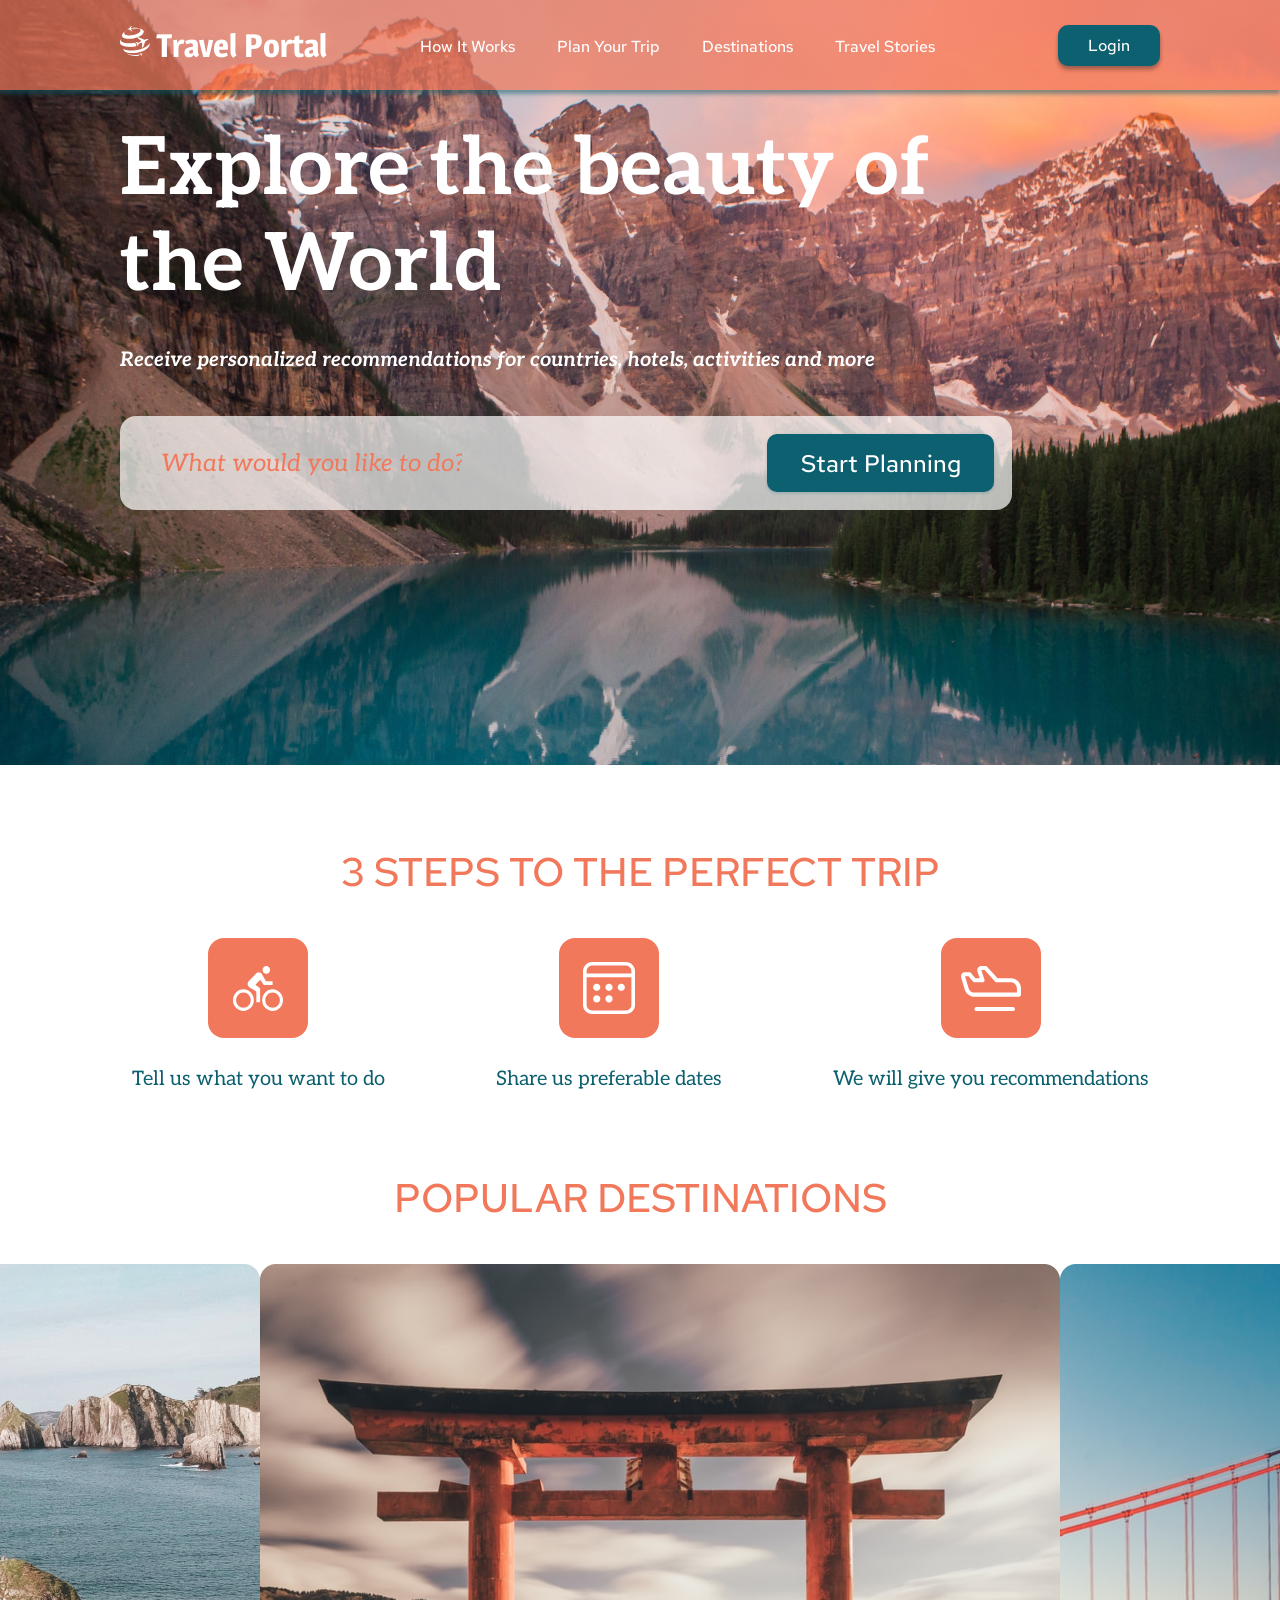
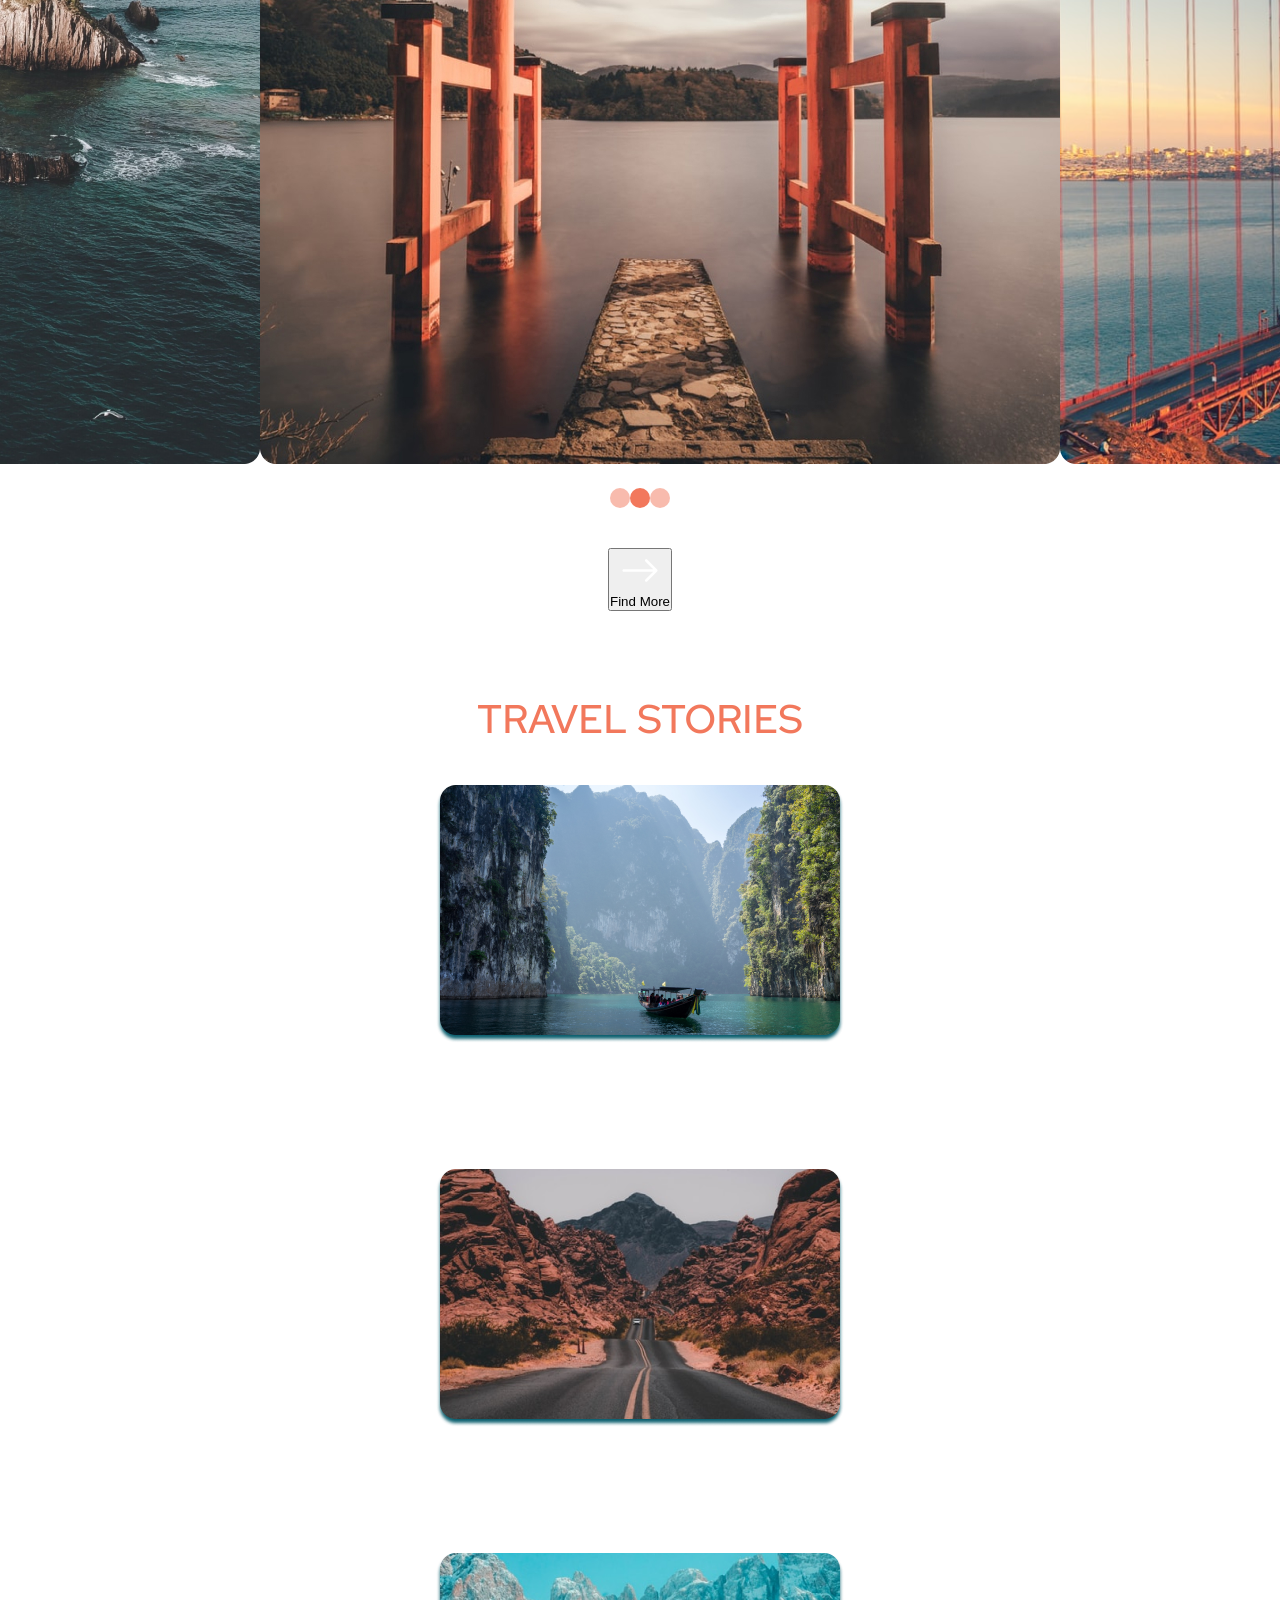
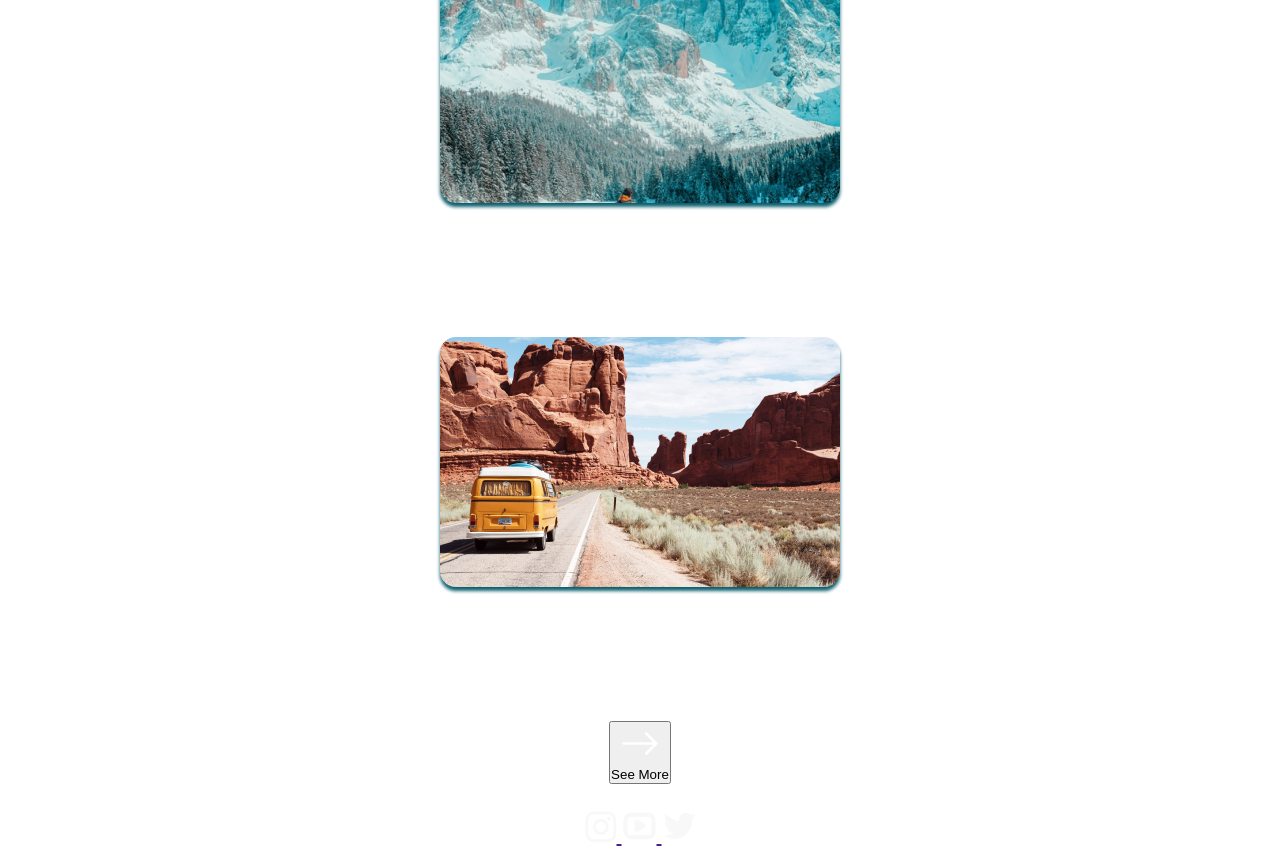
<file: travel/index.html>
<!DOCTYPE html>
<html lang="en">
<head>
    <meta charset="UTF-8">
    <meta http-equiv="X-UA-Compatible" content="IE=edge">
    <meta name="viewport" content="width=device-width, initial-scale=1.0">
    <link rel="stylesheet" href="style.css">
    <title>Document</title>
</head>
<body>
    <div class="wrapper">
        <header class="header">
            <div >
                <a href="#" class="logo" >
                    <img src="./img/Vector.svg" alt="logo">
                    <p class="logo__description">
                        Travel Portal
                    </p>
                </a>
            </div>
            <nav class="navigation">
                <ul class="navigation__content">
                    <li class="navigation__list"><a href="" class="navigation__item"> How It Works</a></li>
                    <li class="navigation__list"><a href="" class="navigation__item">Plan Your Trip</a></li>
                    <li class="navigation__list"><a href="" class="navigation__item">Destinations</a></li>
                    <li class="navigation__list"><a href="" class="navigation__item">Travel Stories</a></li>
                </ul>
            </nav>
            <button class="button"><span class="login">Login</span></button>
        </header>
        <main class="main">
            <Section class="plan__trip">
                <div class="plan">
                    <h1>
                        Explore the beauty of the World
                    </h1>
                    <p class="plan__description">
                        Receive personalized recommendations for countries, hotels, activities and more
                    </p>
                    <form action="" class="input__form">
                        <input type="text" class="input__field" placeholder="What would you like to do?">
                        <button class="button__main"><span class="start">Start Planning</span></button>
                    </form>
                </div>
            </Section>
            <section class="steps">
                <h2>
                    3 steps to the perfect trip
                </h2>
                <ul class="steps__item">
                    <li>
                        <img src="./img/velo.svg" alt="what you want" class="steps__icon">
                        <p class="steps__description">Tell us what you want to do</p>
                    </li>
                    <li>
                        <img src="./img/calendar.svg" alt="share date" class="steps__icon">
                        <p class="steps__description">Share us preferable dates </p>
                    </li>
                    <li>
                        <img src="./img/fly.svg" alt="recommendations" class="steps__icon">
                        <p class="steps__description">We will give you recommendations</p>
                    </li>
                </ul>
            </section>
            <section class="destinations">
                <h2>POPULAR DESTINATIONS</h2>
                <div class="destinations__wrap">
                    <div class="countries">
                        <img src="./img/spain.png" alt="spain">
                        <p>SPAIN</p>
                    </div>
                    <div class="countries">
                        <img src="./img/japan.jpg" alt="japan">
                        <p>JAPAN</p>
                    </div>
                    <div class="countries">
                        <img src="./img/usa.png" alt="usa">
                        <p>USA</p>
                    </div>  
                </div>
                <div class="slider">
                    <p class="slider__item1"></p>
                    <p class="slider__item"></p>
                    <p class="slider__item1"></p>
                </div>
                <button>
                    <img src="./img/arrow-right.svg" alt="arrow">
                    <p>Find More</p>
                </button>
            </section>
            <section>
                <h2>TRAVEL STORIES</h2>
                <div class="stories">
                    <div class="first">
                       <img src="./img/thailand.png" alt="thailand">
                        <h3>10 Photos of Attractive Thailand</h3>
                        <p>Lorem ipsum dolor sit amet, consectetur adipiscing elit, sed do eiusmod tempor incididunt ut labore 
                            et dolore magna aliqua. Ut enim ad minim veniam, quis nostrud exercitation ullamco laboris nisi ut aliquip ex ea commodo consequat. 
                            Duis aute irure dolor in reprehenderit in voluptate velit esse cillum dolore eu fugiat nulla pariatur. Excepteur sint occaecat cupidatat 
                            non proident, sunt in culpa qui officia deserunt mollit anim id est laborum.Lorem ipsum dolor sit amet, consectetur adipiscing elit...
                             Read More</p>
                    </div>
                    <div class="second">
                        <img src="./img/utah.png" alt="utah">
                        <h3>Canyonlands National Park, Utah</h3>
                        <p>Lorem ipsum dolor sit amet, consectetur adipiscing elit, sed do eiusmod tempor incididunt ut
                             labore et dolore magna aliqua. Ut enim ad minim veniam, quis nostrud exercitation ullamco
                              laboris nisi ut aliquip ex ea commodo consequat. Duis aute irure dolor in reprehenderit in
                               voluptate velit esse cillum dolore eu fugiat nulla pariatur. Excepteur sint occaecat cupidatat
                                non proident, sunt in culpa qui officia deserunt mollit anim id est laborum.Lorem ipsum dolor
                                 sit amet, consectetur adipiscing elit... Read More</p>
                    </div>
                    <div class="third">
                        <img src="./img/mountains.png" alt="mountains">
                        <h3>I left my heart in the Mountains!</h3>
                        <p>Lorem ipsum dolor sit amet, consectetur adipiscing elit, sed do eiusmod tempor incididunt ut labore et dolore magna 
                            aliqua. Ut enim ad minim veniam, quis nostrud exercitation ullamco laboris nisi ut aliquip ex ea commodo consequat.
                             Duis aute irure dolor in reprehenderit in voluptate velit esse cillum dolore eu fugiat nulla pariatur. Excepteur 
                             sint occaecat cupidatat non proident, sunt in culpa qui officia deserunt mollit anim id est laborum.Lorem ipsum 
                             dolor sit amet, consectetur adipiscing elit... Read More</p>
                    </div>
                    <div class="four">
                        <img src="./img/journey.png" alt="journey">
                        <h3>The Longest journey in my life!</h3>
                        <p>Lorem ipsum dolor sit amet, consectetur adipiscing elit, sed do eiusmod tempor incididunt ut labore et dolore magna aliqua.
                             Ut enim ad minim veniam, quis nostrud exercitation ullamco laboris nisi ut aliquip ex ea commodo consequat. Duis aute irure
                              dolor in reprehenderit in voluptate velit esse cillum dolore eu fugiat nulla pariatur. Excepteur sint occaecat cupidatat non 
                              proident, sunt in culpa qui officia deserunt mollit anim id est laborum.Lorem ipsum dolor sit amet, consectetur adipiscing elit... Read More</p>
                    </div>
                </div>
                <button>
                    <img src="./img/arrow-right.svg" alt="arrow">
                    <p>See More</p>
                </button>
            </section>
        </main>
        <footer class="footer">
            <p>All Rights Reserved © Travel Portal</p>
            <div class="contacts">
                <a href="">
                    <img src="./img/inst.svg" alt="instagram">
                </a>
                <a href="">
                    <img src="./img/youtube.svg" alt="youtube">
                </a>
                <a href="">
                    <img src="./img/twitter.svg" alt="twitter">
                </a>
            </div>
        </footer>
    </div>
</body>
</html>
</file>
<file: travel/style.css>
@import url('https://fonts.googleapis.com/css2?family=Aleo:ital,wght@0,400;0,700;1,400;1,700&family=Lato&family=Magra:wght@700&family=Red+Hat+Text:wght@500&family=Roboto&display=swap');
/* font-family: 'Aleo', serif;
font-family: 'Lato', sans-serif;
font-family: 'Magra', sans-serif;
font-family: 'Red Hat Text', sans-serif;
font-family: 'Roboto', sans-serif; */
* {
    margin: 0;
    padding: 0;
    box-sizing: border-box;
  }

*, *::before, *::after {
    box-sizing: inherit;
}

body {
  font-family: 'Aleo', serif;
  font-style: normal;
  font-weight: 400;
  color: #FFFFFF;
  font-size: 20px;
  line-height: 24px;
}

.wrapper {
  max-width: 1440px;
  margin: 0 auto;
  background-color: #FFFFFF;
  text-align: center;
}

.header {
  position: relative;
  display: flex;
  flex-wrap: wrap;
  justify-content:space-between;
  align-items: center;
  padding: 25px 120px 24px;
  background: rgba(242, 120, 92, 0.7);
  box-shadow: 0px 4px 4px rgba(13, 96, 111, 0.5);
}

.logo {
  display: flex;
  align-items: flex-start;
  text-decoration: none;
}

.logo__description {
  margin-left: 6px;
  font-family: 'Magra';
  font-style: normal;
  font-weight: 600;
  font-size: 32px;
  line-height: 39px;
  color: #FFFFFF;
}

.navigation__content {
  display: flex;
  flex-wrap: wrap;
  justify-content: space-between;
}

.navigation__list {
  margin-right: 42px;
  list-style: none;
}

.navigation__list:last-child {
  margin-right: 31px;
}

.navigation__item {
  text-decoration: none;
  color:#FFFFFF;
  font-family: 'Red Hat Text';
  font-style: normal;
  font-weight: 500;
  font-size: 16px;
  line-height: 21px;
}

.button {
  background: #0D606F;
  box-shadow: 0px 4px 4px rgba(0, 0, 0, 0.25), 0px 2px 3px rgba(13, 96, 111, 0.16);
  border-radius: 10px;
  padding: 10px 30px;
  color:#FFFFFF;
  border: none;
  font-family: 'Red Hat Text';
  font-style: normal;
  font-weight: 500;
  
}
.login {
  font-size: 16px;
   
}

.plan__trip {
  display: flex;
  flex-wrap: wrap;
  background: url(./img/background-trip.jpg) no-repeat ;
  z-index: -10;
  margin-top: -90px;
  padding-top: 122px;
}

.plan {
  padding-left: 120px;
  margin-bottom: 255px;
}

h1 {
  max-width: 892px;
  font-style: normal;
  font-weight: 700;
  font-size: 80px;
  line-height: 96px;
  color: #FFFFFF;
  text-align: left;
  margin-bottom: 34px;
}

.plan__description {
  font-style: italic;
  font-weight: 700;
  font-size: 20px;
  line-height: 24px;
  text-align: left;
  margin-bottom: 44px;
}

.input__form {
  display: flex;
  position: relative;
  justify-content: space-between;
  align-items: center;
  padding: 18px 18px 18px 41px;
  background: rgba(255, 255, 255, 0.7);
  border-radius: 16px;
}

.input__field {
  max-width: 560px;
  
  font-family: 'Aleo';
  font-style: italic;
  font-weight: 400;
  font-size: 24px;
  line-height: 29px;
  color: #F2785C;
  border: 0;
  background: transparent;
}

.input__field::placeholder {
  font-size: 24px;
  line-height: 29px;
  color: #F2785C;
}

.button__main {
  background: #0D606F;
  box-shadow: 0px 0px 3px rgba(13, 96, 111, 0.08), 0px 2px 3px rgba(13, 96, 111, 0.16);
  border-radius: 10px;
  border: 0;
  padding: 13.5px 33.5px;
}

.start {
  font-family: 'Red Hat Text';
  font-style: normal;
  font-weight: 500;
  font-size: 24px;
  color: #FFFFFF
}

h2 {
  padding: 80px 0 40px ;
  text-transform: uppercase;
  font-family: 'Red Hat Text', sans-serif;
  font-style: normal;
  font-weight: 500;
  font-size: 40px;
  line-height: 53px;
  color: #F2785C;
}

.steps__item {
  display: flex;
  justify-content: space-between;
  padding: 0 131.5px;
  list-style: none;
  
}

.steps__item:first-child {
  margin-right: px;
}

.steps__icon {
  margin-bottom: 23px;
}

.steps__description {
  font-size: 20px;
  color: #0D606F;
}

.destinations__wrap {
  display: grid;
  grid-template-columns: repeat(3, 1fr);
  grid-row-gap: 60px;
  margin-bottom: 24px;
}

.countries {
  height: 800px;
}

.slider {
  display: flex;
  justify-content: center;
  margin-bottom: 40px;
}

.slider__item1 {
  background: rgba(242, 120, 92, 0.5);
  border-radius: 50%;
  width: 20px;
  height: 20px;
  border: 0;
}
.slider__item {
  width: 20px;
  height: 20px;
  border: 0;
  background: #F2785C;
  border-radius: 50%;
}
</file>
